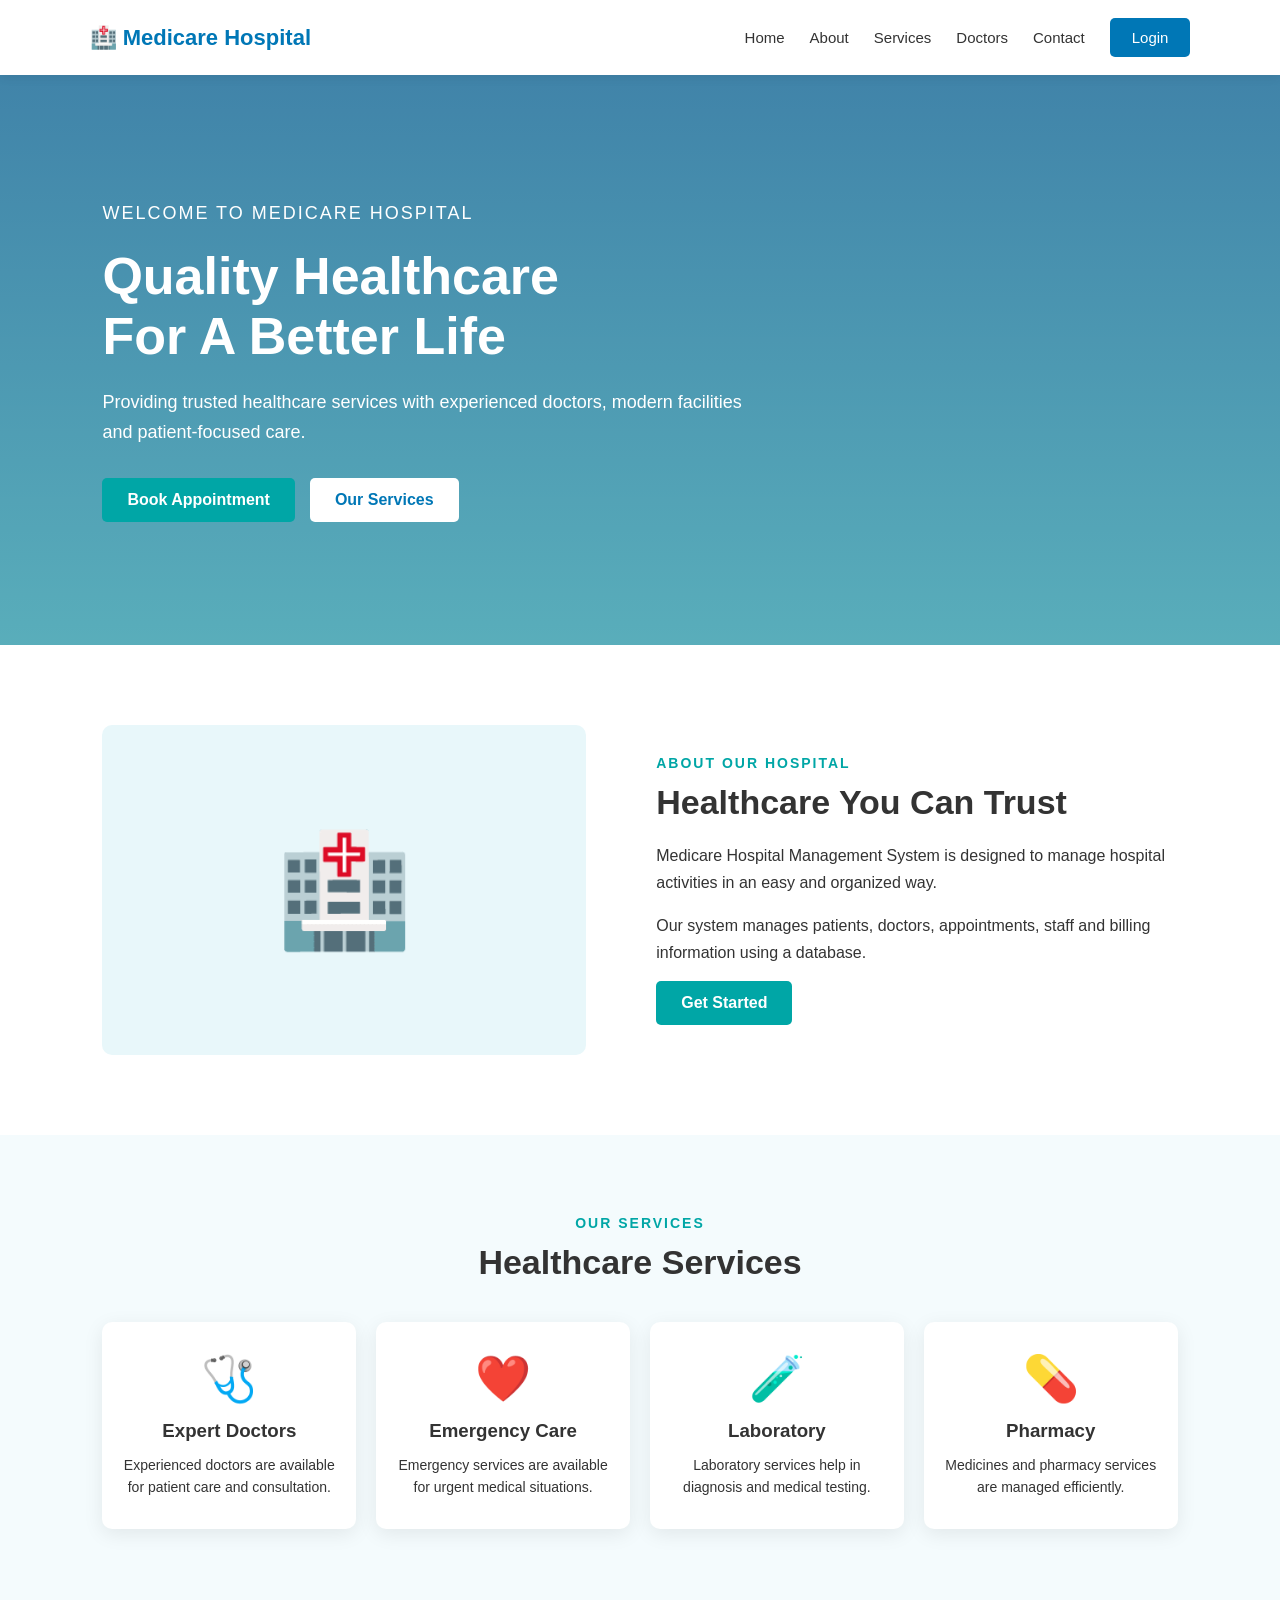
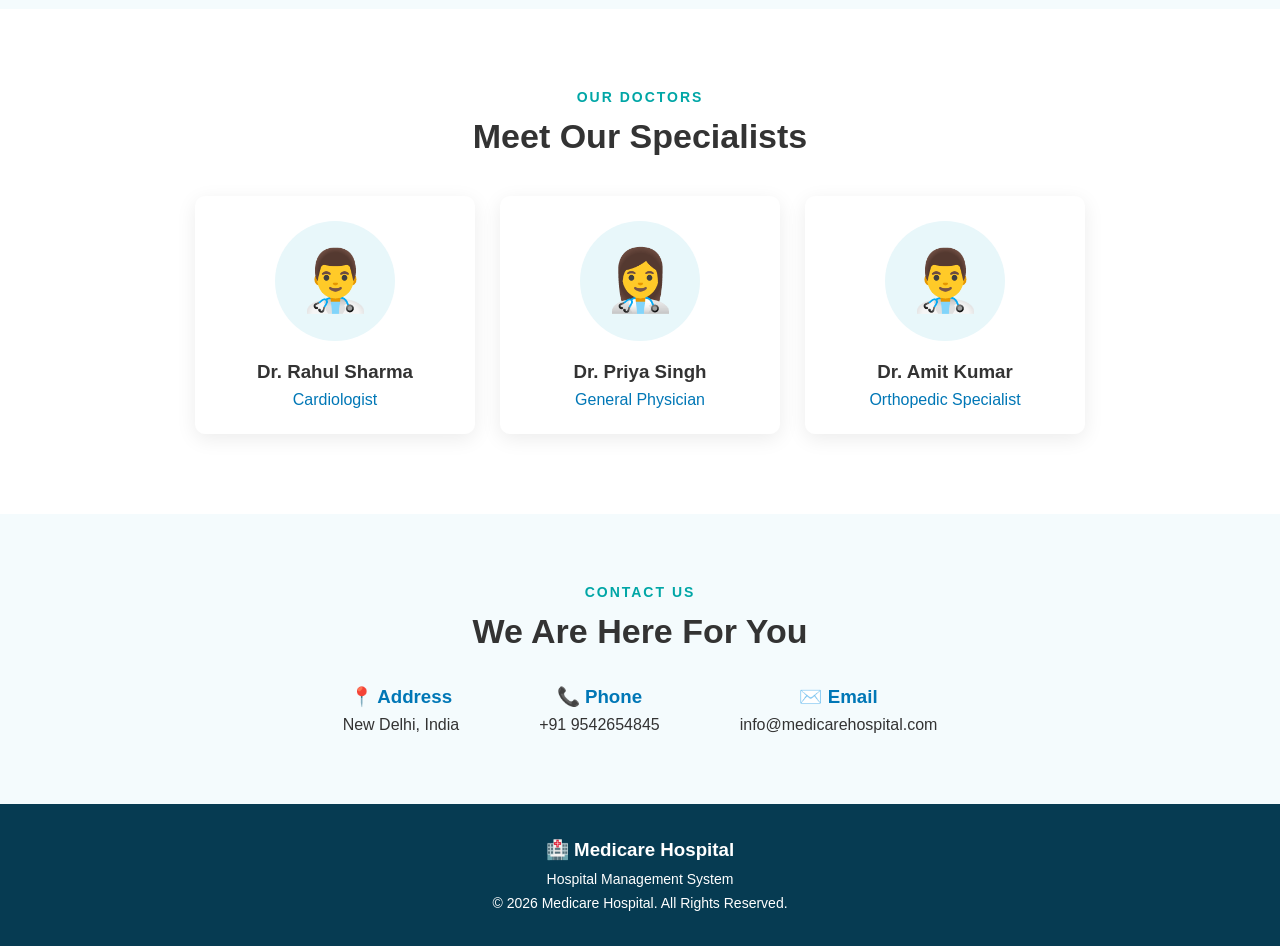
<file: index.html>
<!DOCTYPE html>
<html lang="en">
<head>
    <meta charset="UTF-8">
    <meta name="viewport" content="width=device-width, initial-scale=1.0">
    <title>Medicare Hospital</title>
    <link rel="stylesheet" href="styles.css">
</head>
<body>
<header>
    <div class="logo">
        🏥 <b>Medicare</b> Hospital
    </div>
    <nav>
        <a href="index.html">Home</a>
        <a href="#about">About</a>
        <a href="#services">Services</a>
        <a href="#doctors">Doctors</a>
        <a href="#contact">Contact</a>
        <a href="login.html" class="login-btn">Login</a>
    </nav>
</header>
<section class="hero">
    <div class="hero-content">
        <p class="small-title">
            WELCOME TO MEDICARE HOSPITAL
        </p>
        <h1>
            Quality Healthcare<br>
            For A Better Life
        </h1>
        <p>
            Providing trusted healthcare services with experienced
            doctors, modern facilities and patient-focused care.
        </p>
        <div class="hero-buttons">
            <a href="login.html" class="primary-btn">
                Book Appointment
            </a>
            <a href="#services" class="secondary-btn">
                Our Services
            </a>
        </div>
    </div>
</section>
<section class="about" id="about">
    <div class="about-image">
        <div class="hospital-icon">🏥</div>
    </div>
    <div class="about-text">
        <p class="section-title">
            ABOUT OUR HOSPITAL
        </p>
        <h2>
            Healthcare You Can Trust
        </h2>
        <p>
            Medicare Hospital Management System is designed to manage
            hospital activities in an easy and organized way.
        </p>
        <p>
            Our system manages patients, doctors, appointments,
            staff and billing information using a database.
        </p>
        <a href="login.html" class="primary-btn">
            Get Started
        </a>
    </div>
</section>
<section class="services" id="services">
    <p class="section-title">
        OUR SERVICES
    </p>
    <h2>
        Healthcare Services
    </h2>
    <div class="service-container">
        <div class="service-card">
            <div class="service-icon">
                🩺
            </div>
            <h3>
                Expert Doctors
            </h3>
            <p>
                Experienced doctors are available for patient care
                and consultation.
            </p>
        </div>
        <div class="service-card">
            <div class="service-icon">
                ❤️
            </div>
            <h3>
                Emergency Care
            </h3>
            <p>
                Emergency services are available for urgent medical
                situations.
            </p>
        </div>
        <div class="service-card">
            <div class="service-icon">
                🧪
            </div>
            <h3>
                Laboratory
            </h3>
            <p>
                Laboratory services help in diagnosis and medical
                testing.
            </p>
        </div>
        <div class="service-card">
            <div class="service-icon">
                💊
            </div>
            <h3>
                Pharmacy
            </h3>
            <p>
                Medicines and pharmacy services are managed efficiently.
            </p>
        </div>
    </div>
</section>
<section class="doctors" id="doctors">
    <p class="section-title">
        OUR DOCTORS
    </p>
    <h2>
        Meet Our Specialists
    </h2>
    <div class="doctor-container">
        <div class="doctor-card">
            <div class="doctor-photo">
                👨‍⚕️
            </div>
            <h3>
                Dr. Rahul Sharma
            </h3>
            <p>
                Cardiologist
            </p>
        </div>
        <div class="doctor-card">
            <div class="doctor-photo">
                👩‍⚕️
            </div>
            <h3>
                Dr. Priya Singh
            </h3>
            <p>
                General Physician
            </p>
        </div>
        <div class="doctor-card">
            <div class="doctor-photo">
                👨‍⚕️
            </div>
            <h3>
                Dr. Amit Kumar
            </h3>
            <p>
                Orthopedic Specialist
            </p>
        </div>
    </div>
</section>
<section class="contact" id="contact">
    <p class="section-title">
        CONTACT US
    </p>
    <h2>
        We Are Here For You
    </h2>
    <div class="contact-container">
        <div>
            <h3>
                📍 Address
            </h3>
            <p>
                New Delhi, India
            </p>
        </div>
        <div>
            <h3>
                📞 Phone
            </h3>
            <p>
                +91 9542654845
            </p>
        </div>
        <div>
            <h3>
                ✉️ Email
            </h3>
            <p>
                info@medicarehospital.com
            </p>
        </div>
    </div>
</section>
<footer>
    <h3>
        🏥 Medicare Hospital
    </h3>
    <p>
        Hospital Management System
    </p>
    <p>
        © 2026 Medicare Hospital. All Rights Reserved.
    </p>
</footer>
</body>
</html>
</file>
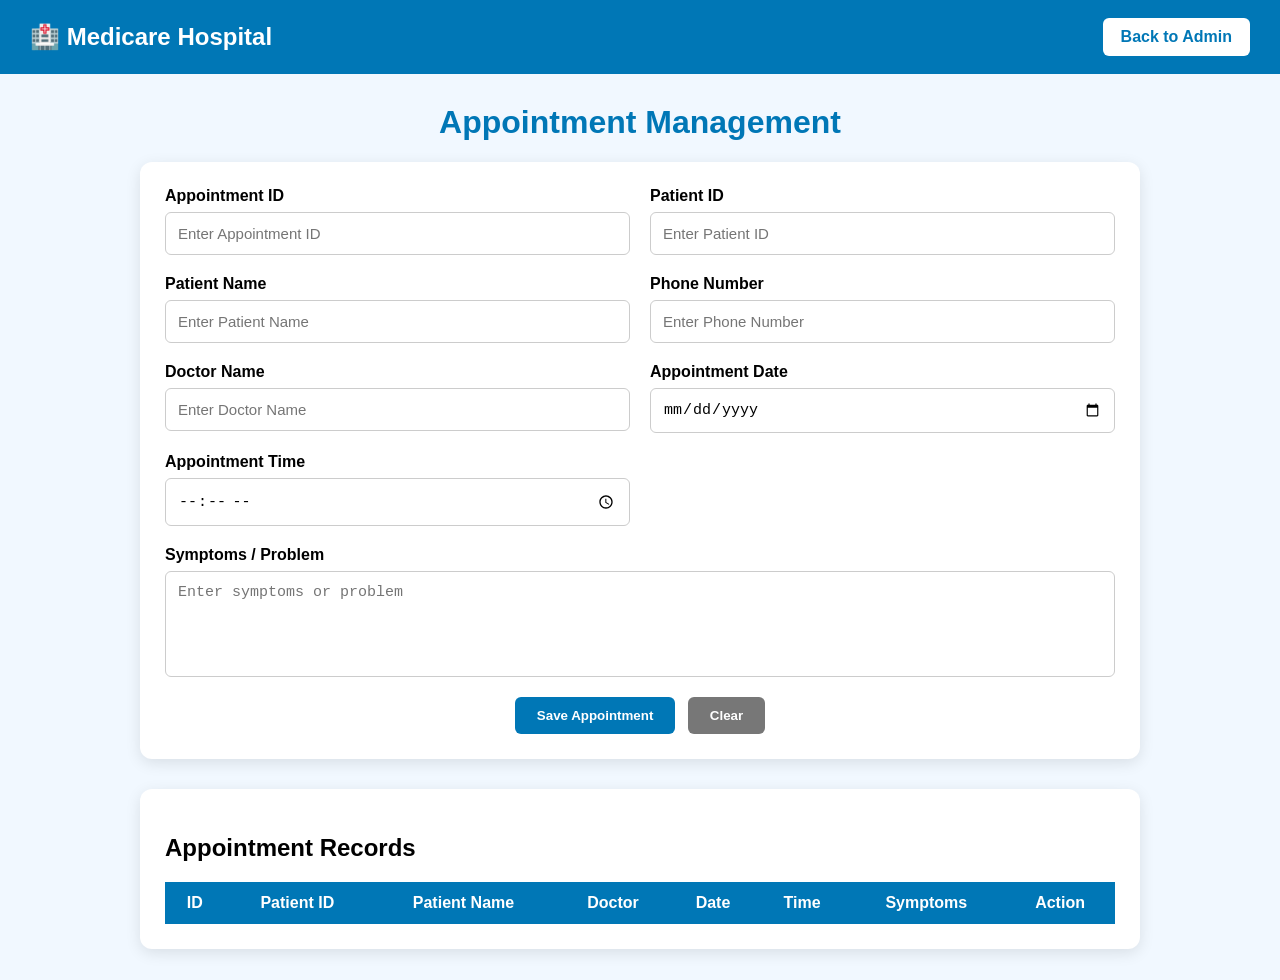
<file: appointment.html>
<!DOCTYPE html>
<html lang="en">
<head>
    <meta charset="UTF-8">
    <meta name="viewport" content="width=device-width, initial-scale=1.0">
    <title>Appointment Management - Medicare Hospital</title>
    <style>
        body{
            margin:0;
            font-family:Arial;
            background:#f1f8ff;
        }
        .header{
            background:#0077b6;
            color:white;
            padding:18px 30px;
            display:flex;
            justify-content:space-between;
            align-items:center;
        }
        .header h2{margin:0}
        .back-btn{
            background:white;
            color:#0077b6;
            padding:10px 18px;
            text-decoration:none;
            border-radius:6px;
            font-weight:bold;
        }
        .container{
            width:90%;
            max-width:1000px;
            margin:30px auto;
        }
        .title{
            text-align:center;
            color:#0077b6;
        }
        .form-box,
        .table-box{
            background:white;
            padding:25px;
            border-radius:12px;
            box-shadow:0 4px 15px rgba(0,0,0,.1);
        }
        .table-box{
            margin-top:30px;
            overflow-x:auto;
        }
        .form-grid{
            display:grid;
            grid-template-columns:1fr 1fr;
            gap:20px;
        }
        .form-group{
            display:flex;
            flex-direction:column;
        }
        label{
            font-weight:bold;
            margin-bottom:7px;
        }
        input,textarea{
            padding:12px;
            border:1px solid #ccc;
            border-radius:6px;
            font-size:15px;
        }
        textarea{
            height:80px;
            resize:none;
        }
        .full{
            grid-column:span 2;
        }
        .buttons{
            margin-top:20px;
            text-align:center;
        }
        button{
            padding:11px 22px;
            border:0;
            border-radius:6px;
            cursor:pointer;
            font-weight:bold;
        }
        .save-btn{
            background:#0077b6;
            color:white;
        }
        .clear-btn{
            background:#777;
            color:white;
            margin-left:8px;
        }
        table{
            width:100%;
            border-collapse:collapse;
        }
        th{
            background:#0077b6;
            color:white;
            padding:12px;
        }
        td{
            padding:12px;
            text-align:center;
            border-bottom:1px solid #ddd;
        }
        @media(max-width:700px){
            .form-grid{
                grid-template-columns:1fr;
            }
            .full{
                grid-column:span 1;
            }
        }
    </style>
</head>
<body>
<header class="header">
    <h2>🏥 Medicare Hospital</h2>
    <a href="admin.html" class="back-btn">Back to Admin</a>
</header>
<main class="container">
    <h1 class="title">Appointment Management</h1>
    <div class="form-box">
        <form id="appointmentForm">
            <div class="form-grid">
                <div class="form-group">
                    <label>Appointment ID</label>
                    <input type="text" id="appointmentId"
                           placeholder="Enter Appointment ID">
                </div>
                <div class="form-group">
                    <label>Patient ID</label>
                    <input type="text" id="appointmentPatientId"
                           placeholder="Enter Patient ID" required>
                </div>
                <div class="form-group">
                    <label>Patient Name</label>
                    <input type="text" id="appointmentPatientName"
                           placeholder="Enter Patient Name" required>
                </div>
                <div class="form-group">
                    <label>Phone Number</label>
                    <input type="tel" id="appointmentPhone"
                           placeholder="Enter Phone Number" required>
                </div>
                <div class="form-group">
                    <label>Doctor Name</label>
                    <input type="text" id="appointmentDoctor"
                           placeholder="Enter Doctor Name" required>
                </div>
                <div class="form-group">
                    <label>Appointment Date</label>
                    <input type="date" id="appointmentDate" required>
                </div>
                <div class="form-group">
                    <label>Appointment Time</label>
                    <input type="time" id="appointmentTime" required>
                </div>
                <div class="form-group full">
                    <label>Symptoms / Problem</label>
                    <textarea id="symptoms"
                              placeholder="Enter symptoms or problem"
                              required></textarea>
                </div>
            </div>
            <div class="buttons">
                <button type="submit" class="save-btn">
                    Save Appointment
                </button>
                <button type="button"
                        class="clear-btn"
                        onclick="clearForm()">
                    Clear
                </button>
            </div>
        </form>
    </div>
    <div class="table-box">
        <h2>Appointment Records</h2>
        <table>
            <thead>
                <tr>
                    <th>ID</th>
                    <th>Patient ID</th>
                    <th>Patient Name</th>
                    <th>Doctor</th>
                    <th>Date</th>
                    <th>Time</th>
                    <th>Symptoms</th>
                    <th>Action</th>
                </tr>
            </thead>
            <tbody id="appointmentTable"></tbody>
        </table>
    </div>
</main>
<script src="script.js"></script>
</body>
</html>
</file>
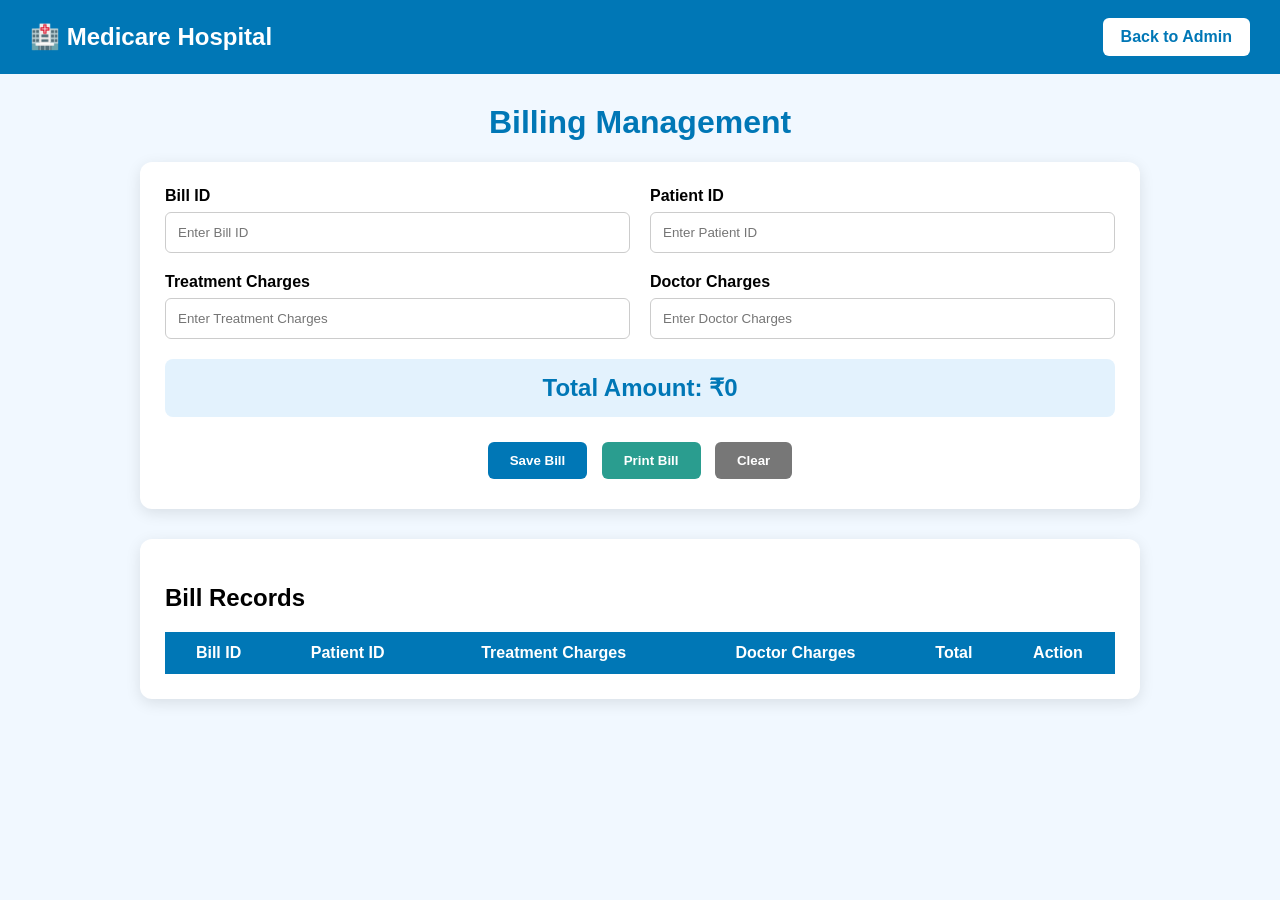
<file: bill.html>
<!DOCTYPE html>
<html lang="en">
<head>
    <meta charset="UTF-8">
    <meta name="viewport" content="width=device-width, initial-scale=1.0">
    <title>Billing Management - Medicare Hospital</title>
    <style>
        body{
            margin:0;
            font-family:Arial;
            background:#f1f8ff;
        }
        .header{
            background:#0077b6;
            color:white;
            padding:18px 30px;
            display:flex;
            justify-content:space-between;
            align-items:center;
        }
        .header h2{margin:0}
        .back-btn{
            background:white;
            color:#0077b6;
            padding:10px 18px;
            text-decoration:none;
            border-radius:6px;
            font-weight:bold;
        }
        .container{
            width:90%;
            max-width:1000px;
            margin:30px auto;
        }
        .title{
            text-align:center;
            color:#0077b6;
        }
        .form-box,.table-box{
            background:white;
            padding:25px;
            border-radius:12px;
            box-shadow:0 4px 15px rgba(0,0,0,.1);
        }
        .table-box{
            margin-top:30px;
            overflow-x:auto;
        }
        .form-grid{
            display:grid;
            grid-template-columns:1fr 1fr;
            gap:20px;
        }
        .form-group{
            display:flex;
            flex-direction:column;
        }
        label{
            font-weight:bold;
            margin-bottom:7px;
        }
        input{
            padding:12px;
            border:1px solid #ccc;
            border-radius:6px;
        }
        .total-box{
            margin-top:20px;
            padding:15px;
            background:#e3f2fd;
            text-align:center;
            border-radius:8px;
        }
        .total-box h2{
            color:#0077b6;
            margin:0;
        }
        .buttons{
            text-align:center;
            margin-top:20px;
        }
        button{
            padding:11px 22px;
            border:0;
            border-radius:6px;
            color:white;
            cursor:pointer;
            margin:5px;
            font-weight:bold;
        }
        .save-btn{background:#0077b6}
        .print-btn{background:#2a9d8f}
        .clear-btn{background:#777}
        table{
            width:100%;
            border-collapse:collapse;
        }
        th{
            background:#0077b6;
            color:white;
            padding:12px;
        }
        td{
            padding:12px;
            text-align:center;
            border-bottom:1px solid #ddd;
        }
        @media(max-width:700px){
            .form-grid{
                grid-template-columns:1fr;
            }
        }
        @media print{
            .header,.form-box,.delete-btn{
                display:none;
            }
            .container{width:100%}
            .table-box{box-shadow:none}
        }
    </style>
</head>
<body>
<header class="header">
    <h2>🏥 Medicare Hospital</h2>
    <a href="admin.html" class="back-btn">Back to Admin</a>
</header>
<main class="container">
    <h1 class="title">Billing Management</h1>
    <div class="form-box">
        <form id="billForm">
            <div class="form-grid">
                <div class="form-group">
                    <label>Bill ID</label>
                    <input type="text" id="billId"
                           placeholder="Enter Bill ID">
                </div>
                <div class="form-group">
                    <label>Patient ID</label>
                    <input type="text" id="billPatientId"
                           placeholder="Enter Patient ID"
                           required>
                </div>
                <div class="form-group">
                    <label>Treatment Charges</label>
                    <input type="number" id="treatmentCharges"
                           placeholder="Enter Treatment Charges"
                           min="0" required>
                </div>
                <div class="form-group">
                    <label>Doctor Charges</label>
                    <input type="number" id="doctorCharges"
                           placeholder="Enter Doctor Charges"
                           min="0" required>
                </div>
            </div>
            <div class="total-box">
                <h2>Total Amount: ₹<span id="totalAmount">0</span></h2>
            </div>
            <div class="buttons">
                <button type="submit" class="save-btn">
                    Save Bill
                </button>
                <button type="button"
                        class="print-btn"
                        onclick="printBill()">
                    Print Bill
                </button>
                <button type="button"
                        class="clear-btn"
                        onclick="clearForm()">
                    Clear
                </button>
            </div>
        </form>
    </div>
    <div class="table-box">
        <h2>Bill Records</h2>
        <table>
            <thead>
                <tr>
                    <th>Bill ID</th>
                    <th>Patient ID</th>
                    <th>Treatment Charges</th>
                    <th>Doctor Charges</th>
                    <th>Total</th>
                    <th>Action</th>
                </tr>
            </thead>
            <tbody id="billTable"></tbody>
        </table>
    </div>
</main>
<script src="script.js"></script>
</body>
</html>
</file>
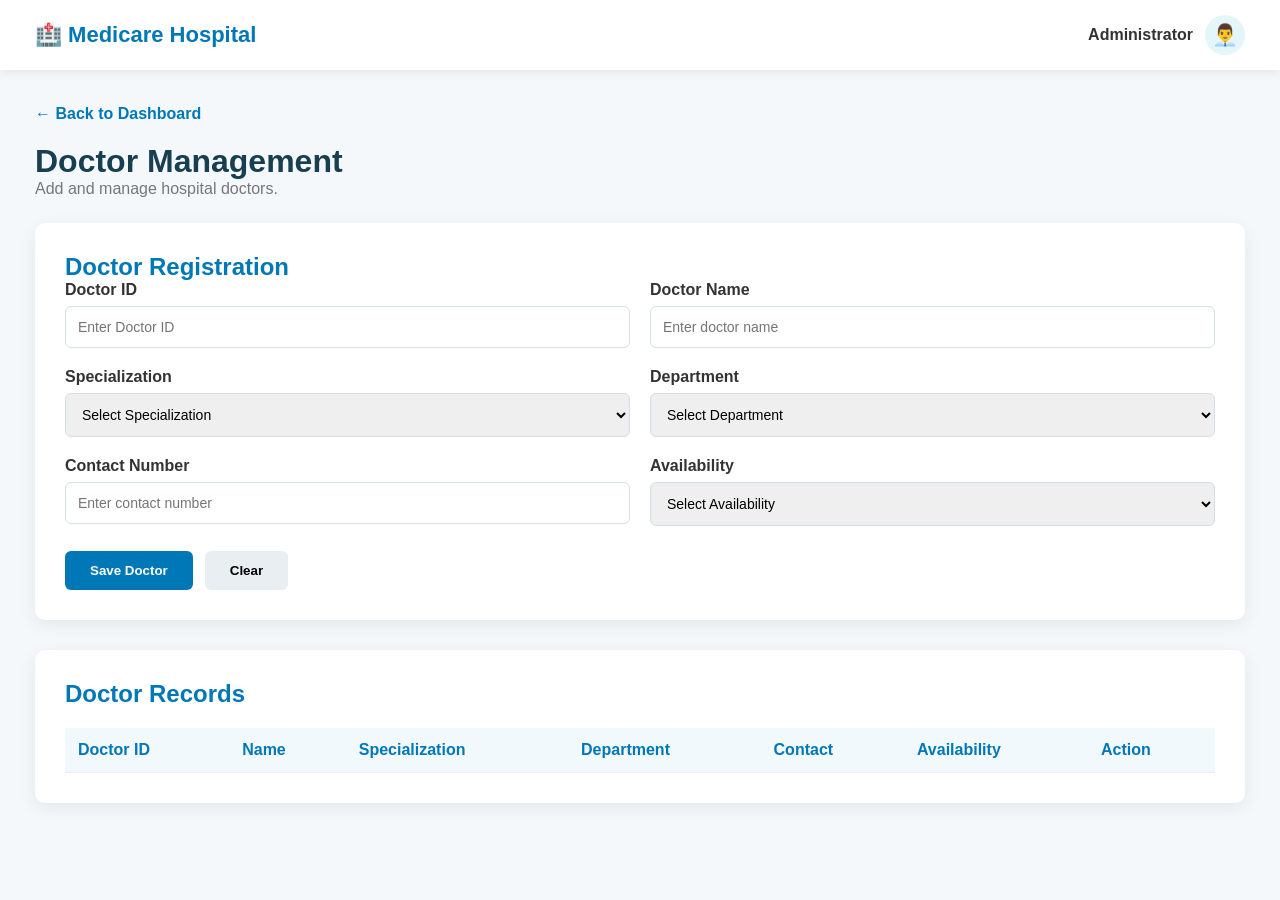
<file: doctor-management.html>
<!DOCTYPE html>
<html lang="en">
<head>
    <meta charset="UTF-8">
    <meta name="viewport" content="width=device-width, initial-scale=1.0">
    <title>Doctor Management - Medicare Hospital</title>
    <link rel="stylesheet" href="styles.css">
    <style>
        body {
            margin: 0;
            font-family: Arial;
            background: #f4f8fb;
        }
        .top-header {
            height: 70px;
            background: white;
            display: flex;
            align-items: center;
            justify-content: space-between;
            padding: 0 35px;
            box-shadow: 0 2px 10px rgba(0,0,0,.08);
        }
        .hospital-name {
            font-size: 22px;
            font-weight: bold;
            color: #0077b6;
        }
        .admin-info {
            display: flex;
            align-items: center;
            gap: 12px;
        }
        .admin-icon {
            width: 40px;
            height: 40px;
            border-radius: 50%;
            background: #e4f6fa;
            display: flex;
            align-items: center;
            justify-content: center;
            font-size: 21px;
        }
        .page {
            padding: 35px;
        }
        .back-btn {
            text-decoration: none;
            color: #0077b6;
            font-weight: bold;
        }
        .page-title {
            margin: 20px 0 25px;
        }
        .page-title h1 {
            margin: 0;
            color: #173f50;
        }
        .page-title p {
            color: #777;
        }
        .doctor-form,
        .doctor-records {
            background: white;
            padding: 30px;
            border-radius: 10px;
            box-shadow: 0 5px 18px rgba(0,0,0,.07);
            margin-bottom: 30px;
        }
        h2 {
            color: #0077b6;
            margin-top: 0;
        }
        .form-grid {
            display: grid;
            grid-template-columns: 1fr 1fr;
            gap: 20px;
        }
        .form-group {
            display: flex;
            flex-direction: column;
        }
        label {
            font-weight: bold;
            margin-bottom: 7px;
        }
        input,
        select {
            padding: 12px;
            border: 1px solid #d5dfe4;
            border-radius: 6px;
            font-size: 14px;
        }
        .buttons {
            margin-top: 25px;
            display: flex;
            gap: 12px;
        }
        button {
            padding: 12px 25px;
            border: none;
            border-radius: 6px;
            cursor: pointer;
            font-weight: bold;
        }
        .save-btn {
            background: #0077b6;
            color: white;
        }
        .clear-btn {
            background: #e8eef2;
        }
        .doctor-records {
            overflow-x: auto;
        }
        table {
            width: 100%;
            border-collapse: collapse;
            margin-top: 20px;
        }
        th,
        td {
            padding: 13px;
            border-bottom: 1px solid #eee;
            text-align: left;
            white-space: nowrap;
        }
        th {
            background: #f1f9fc;
            color: #0077b6;
        }
        .delete-btn {
            background: #ffe9e9;
            color: #d62828;
            padding: 7px 12px;
        }
        @media(max-width:700px) {
            .page {
                padding: 20px;
            }
            .form-grid {
                grid-template-columns: 1fr;
            }
            .top-header {
                padding: 0 15px;
            }
            .hospital-name {
                font-size: 17px;
            }
        }
    </style>
</head>
<body>
<header class="top-header">
    <div class="hospital-name">🏥 Medicare Hospital</div>
    <div class="admin-info">
        <b>Administrator</b>
        <div class="admin-icon">👨‍💼</div>
    </div>
</header>
<main class="page">
    <a href="admin.html" class="back-btn">← Back to Dashboard</a>
    <div class="page-title">
        <h1>Doctor Management</h1>
        <p>Add and manage hospital doctors.</p>
    </div>
    <section class="doctor-form">
        <h2>Doctor Registration</h2>
        <form id="doctorForm">
            <div class="form-grid">
                <div class="form-group">
                    <label>Doctor ID</label>
                    <input type="text" id="doctorId"
                           placeholder="Enter Doctor ID">
                </div>
                <div class="form-group">
                    <label>Doctor Name</label>
                    <input type="text" id="doctorName"
                           placeholder="Enter doctor name" required>
                </div>
                <div class="form-group">
                    <label>Specialization</label>
                    <select id="specialization" required>
                        <option value="">Select Specialization</option>
                        <option>Cardiologist</option>
                        <option>General Physician</option>
                        <option>Orthopedic</option>
                        <option>Dermatologist</option>
                        <option>Neurologist</option>
                        <option>Pediatrician</option>
                        <option>Gynecologist</option>
                        <option>ENT Specialist</option>
                    </select>
                </div>
                <div class="form-group">
                    <label>Department</label>
                    <select id="department" required>
                        <option value="">Select Department</option>
                        <option>Cardiology</option>
                        <option>General Medicine</option>
                        <option>Orthopedics</option>
                        <option>Dermatology</option>
                        <option>Neurology</option>
                        <option>Pediatrics</option>
                        <option>Gynecology</option>
                        <option>ENT</option>
                    </select>
                </div>
                <div class="form-group">
                    <label>Contact Number</label>
                    <input type="tel" id="doctorContact"
                           placeholder="Enter contact number"
                           maxlength="10" required>
                </div>
                <div class="form-group">
                    <label>Availability</label>
                    <select id="availability" required>
                        <option value="">Select Availability</option>
                        <option>Available</option>
                        <option>Not Available</option>
                    </select>
                </div>
            </div>
            <div class="buttons">
                <button type="submit" class="save-btn">
                    Save Doctor
                </button>
                <button type="button" class="clear-btn"
                        onclick="clearForm()">
                    Clear
                </button>
            </div>
        </form>
    </section>
    <section class="doctor-records">
        <h2>Doctor Records</h2>
        <table>
            <thead>
                <tr>
                    <th>Doctor ID</th>
                    <th>Name</th>
                    <th>Specialization</th>
                    <th>Department</th>
                    <th>Contact</th>
                    <th>Availability</th>
                    <th>Action</th>
                </tr>
            </thead>
            <tbody id="doctorTable"></tbody>
        </table>
    </section>
</main>
<script src="script.js"></script>
</body>
</html>
</file>
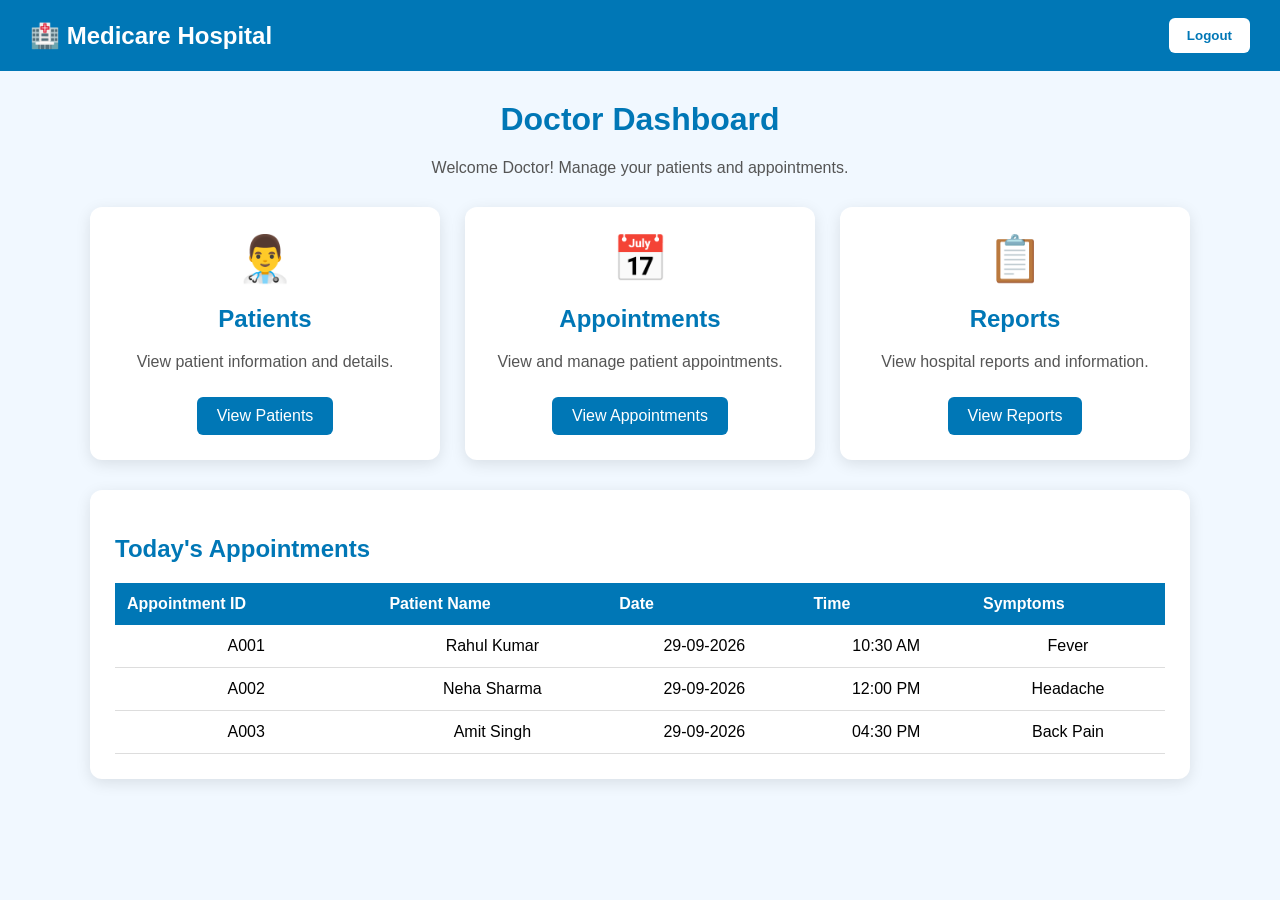
<file: doctor.html>
<!DOCTYPE html>
<html lang="en">
<head>
    <meta charset="UTF-8">
    <meta name="viewport" content="width=device-width, initial-scale=1.0">
    <title>Doctor Dashboard - Medicare Hospital</title>
    <style>
        body{
            margin:0;
            font-family:Arial;
            background:#f1f8ff;
        }
        .header{
            background:#0077b6;
            color:white;
            padding:18px 30px;
            display:flex;
            justify-content:space-between;
            align-items:center;
        }
        .header h2{margin:0}
        .logout-btn{
            background:white;
            color:#0077b6;
            border:0;
            padding:10px 18px;
            border-radius:6px;
            cursor:pointer;
            font-weight:bold;
        }
        .container{
            width:90%;
            max-width:1100px;
            margin:30px auto;
        }
        .welcome{
            text-align:center;
            margin-bottom:30px;
        }
        .welcome h1,
        .card h2,
        .appointment-box h2{
            color:#0077b6;
        }
        .welcome p,
        .card p{
            color:#555;
        }
        .card-grid{
            display:grid;
            grid-template-columns:repeat(3,1fr);
            gap:25px;
        }
        .card,
        .appointment-box{
            background:white;
            padding:25px;
            border-radius:12px;
            box-shadow:0 4px 15px rgba(0,0,0,.1);
            text-align:center;
        }
        .icon{font-size:45px}
        .btn{
            display:inline-block;
            background:#0077b6;
            color:white;
            text-decoration:none;
            padding:10px 20px;
            border-radius:6px;
            margin-top:10px;
        }
        .appointment-box{
            margin-top:30px;
            text-align:left;
            overflow-x:auto;
        }
        table{
            width:100%;
            border-collapse:collapse;
        }
        th{
            background:#0077b6;
            color:white;
            padding:12px;
        }
        td{
            padding:12px;
            text-align:center;
            border-bottom:1px solid #ddd;
        }
        @media(max-width:800px){
            .card-grid{
                grid-template-columns:1fr;
            }
        }
    </style>
</head>
<body>
<header class="header">
    <h2>🏥 Medicare Hospital</h2>
    <button class="logout-btn" onclick="logout()">Logout</button>
</header>
<main class="container">
    <div class="welcome">
        <h1>Doctor Dashboard</h1>
        <p>Welcome Doctor! Manage your patients and appointments.</p>
    </div>
    <div class="card-grid">
        <div class="card">
            <div class="icon">👨‍⚕️</div>
            <h2>Patients</h2>
            <p>View patient information and details.</p>
            <a href="patient.html" class="btn">View Patients</a>
        </div>
        <div class="card">
            <div class="icon">📅</div>
            <h2>Appointments</h2>
            <p>View and manage patient appointments.</p>
            <a href="appointment.html" class="btn">View Appointments</a>
        </div>
        <div class="card">
            <div class="icon">📋</div>
            <h2>Reports</h2>
            <p>View hospital reports and information.</p>
            <a href="report.html" class="btn">View Reports</a>
        </div>
    </div>
    <section class="appointment-box">
        <h2>Today's Appointments</h2>
        <table>
            <thead>
                <tr>
                    <th>Appointment ID</th>
                    <th>Patient Name</th>
                    <th>Date</th>
                    <th>Time</th>
                    <th>Symptoms</th>
                </tr>
            </thead>
            <tbody>
                <tr>
                    <td>A001</td>
                    <td>Rahul Kumar</td>
                    <td>29-09-2026</td>
                    <td>10:30 AM</td>
                    <td>Fever</td>
                </tr>
                <tr>
                    <td>A002</td>
                    <td>Neha Sharma</td>
                    <td>29-09-2026</td>
                    <td>12:00 PM</td>
                    <td>Headache</td>
                </tr>
                <tr>
                    <td>A003</td>
                    <td>Amit Singh</td>
                    <td>29-09-2026</td>
                    <td>04:30 PM</td>
                    <td>Back Pain</td>
                </tr>
            </tbody>
        </table>
    </section>
</main>
<script src="script.js"></script>
</body>
</html>
</file>
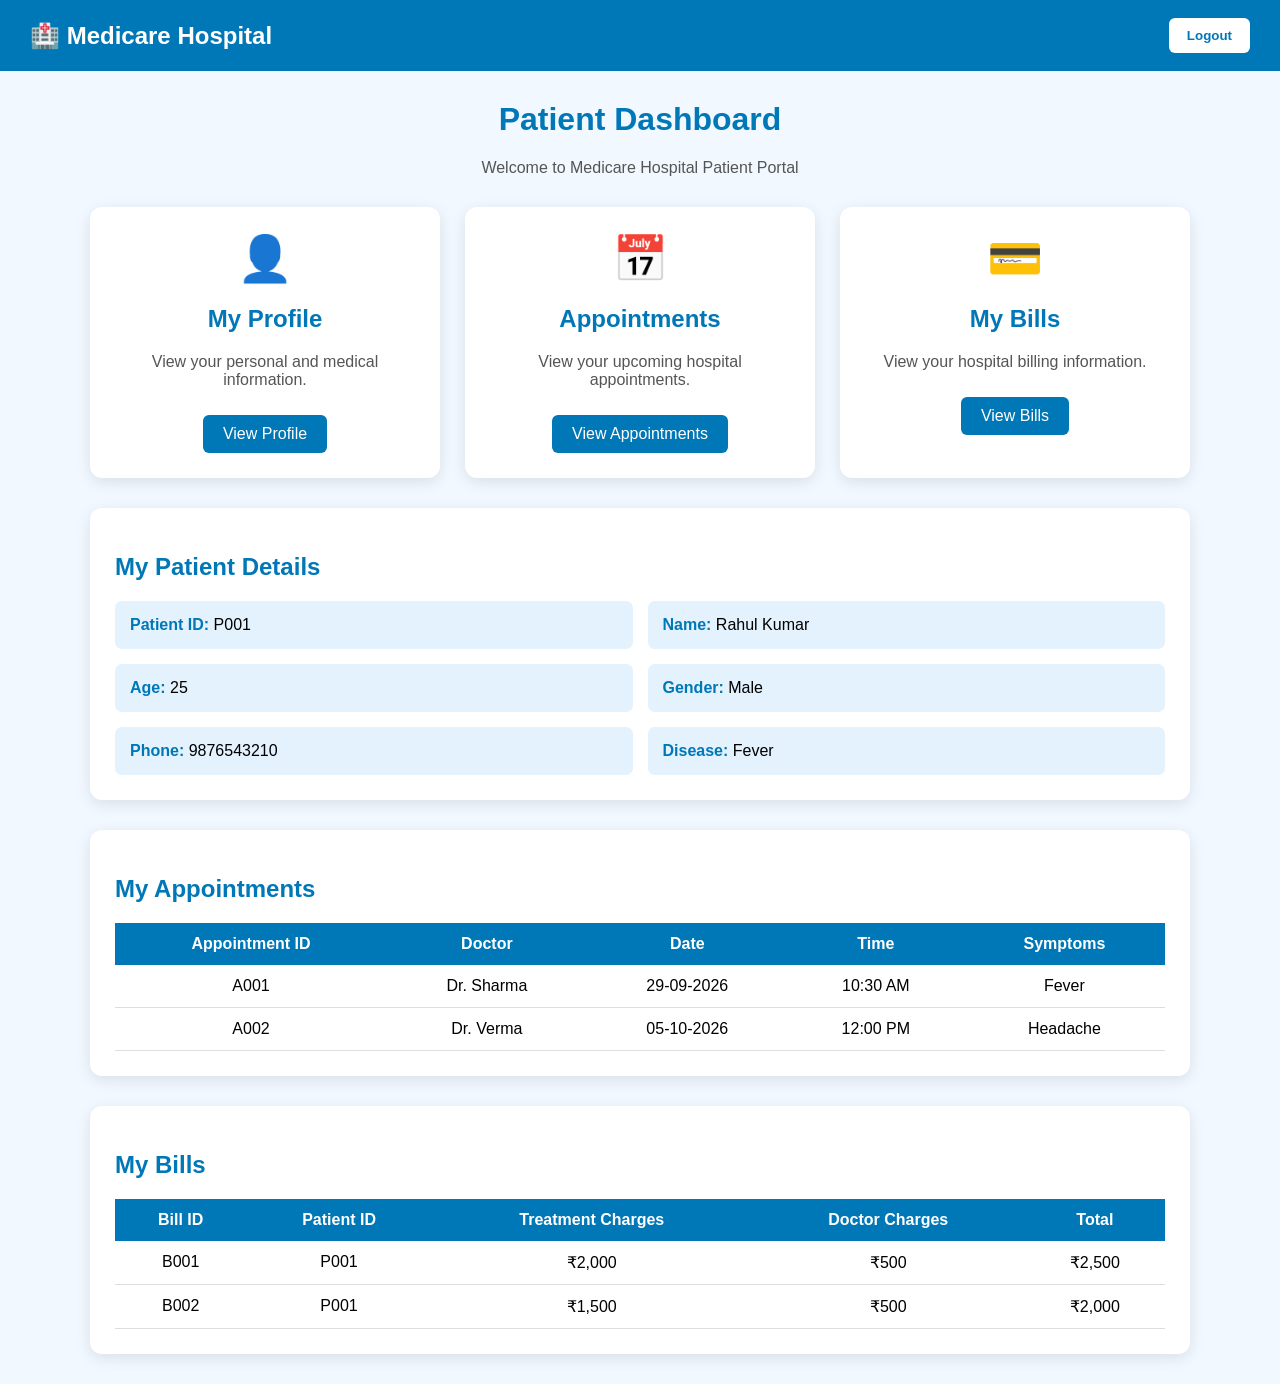
<file: patient-dashboard.html>
<!DOCTYPE html>
<html lang="en">
<head>
    <meta charset="UTF-8">
    <meta name="viewport" content="width=device-width, initial-scale=1.0">
    <title>Patient Dashboard - Medicare Hospital</title>
    <style>
        body {
            margin: 0;
            font-family: Arial;
            background: #f1f8ff;
        }
        .header {
            background: #0077b6;
            color: white;
            padding: 18px 30px;
            display: flex;
            justify-content: space-between;
            align-items: center;
        }
        .header h2 {
            margin: 0;
        }
        .logout-btn {
            background: white;
            color: #0077b6;
            border: none;
            padding: 10px 18px;
            border-radius: 6px;
            font-weight: bold;
            cursor: pointer;
        }
        .container {
            width: 90%;
            max-width: 1100px;
            margin: 30px auto;
        }
        .welcome {
            text-align: center;
            margin-bottom: 30px;
        }
        .welcome h1 {
            color: #0077b6;
        }
        .welcome p {
            color: #555;
        }
        .card-grid {
            display: grid;
            grid-template-columns: repeat(3, 1fr);
            gap: 25px;
        }
        .card,
        .details-box,
        .table-box {
            background: white;
            padding: 25px;
            border-radius: 12px;
            box-shadow: 0 4px 15px rgba(0,0,0,.1);
        }
        .card {
            text-align: center;
        }
        .icon {
            font-size: 45px;
        }
        .card h2,
        .details-box h2,
        .table-box h2 {
            color: #0077b6;
        }
        .card p {
            color: #555;
        }
        .btn {
            display: inline-block;
            background: #0077b6;
            color: white;
            text-decoration: none;
            padding: 10px 20px;
            border-radius: 6px;
            margin-top: 10px;
        }
        .details-box,
        .table-box {
            margin-top: 30px;
        }
        .details-grid {
            display: grid;
            grid-template-columns: 1fr 1fr;
            gap: 15px;
        }
        .detail {
            background: #e3f2fd;
            padding: 15px;
            border-radius: 7px;
        }
        .detail strong {
            color: #0077b6;
        }
        .table-box {
            overflow-x: auto;
        }
        table {
            width: 100%;
            border-collapse: collapse;
        }
        th {
            background: #0077b6;
            color: white;
            padding: 12px;
        }
        td {
            padding: 12px;
            text-align: center;
            border-bottom: 1px solid #ddd;
        }
        @media(max-width:800px) {
            .card-grid,
            .details-grid {
                grid-template-columns: 1fr;
            }
        }
    </style>
</head>
<body>
<header class="header">
    <h2>🏥 Medicare Hospital</h2>
    <button class="logout-btn" onclick="logout()">
        Logout
    </button>
</header>
<div class="container">
    <div class="welcome">
        <h1>Patient Dashboard</h1>
        <p>Welcome to Medicare Hospital Patient Portal</p>
    </div>
    <div class="card-grid">
        <div class="card">
            <div class="icon">👤</div>
            <h2>My Profile</h2>
            <p>View your personal and medical information.</p>
            <a href="#profile" class="btn">View Profile</a>
        </div>
        <div class="card">
            <div class="icon">📅</div>
            <h2>Appointments</h2>
            <p>View your upcoming hospital appointments.</p>
            <a href="#appointments" class="btn">View Appointments</a>
        </div>
        <div class="card">
            <div class="icon">💳</div>
            <h2>My Bills</h2>
            <p>View your hospital billing information.</p>
            <a href="#bills" class="btn">View Bills</a>
        </div>
    </div>
    <div class="details-box" id="profile">
        <h2>My Patient Details</h2>
        <div class="details-grid">
            <div class="detail">
                <strong>Patient ID:</strong> P001
            </div>
            <div class="detail">
                <strong>Name:</strong> Rahul Kumar
            </div>
            <div class="detail">
                <strong>Age:</strong> 25
            </div>
            <div class="detail">
                <strong>Gender:</strong> Male
            </div>
            <div class="detail">
                <strong>Phone:</strong> 9876543210
            </div>
            <div class="detail">
                <strong>Disease:</strong> Fever
            </div>
        </div>
    </div>
    <div class="table-box" id="appointments">
        <h2>My Appointments</h2>
        <table>
            <thead>
                <tr>
                    <th>Appointment ID</th>
                    <th>Doctor</th>
                    <th>Date</th>
                    <th>Time</th>
                    <th>Symptoms</th>
                </tr>
            </thead>
            <tbody>
                <tr>
                    <td>A001</td>
                    <td>Dr. Sharma</td>
                    <td>29-09-2026</td>
                    <td>10:30 AM</td>
                    <td>Fever</td>
                </tr>
                <tr>
                    <td>A002</td>
                    <td>Dr. Verma</td>
                    <td>05-10-2026</td>
                    <td>12:00 PM</td>
                    <td>Headache</td>
                </tr>
            </tbody>
        </table>
    </div>
    <div class="table-box" id="bills">

        <h2>My Bills</h2>

        <table>
            <thead>
                <tr>
                    <th>Bill ID</th>
                    <th>Patient ID</th>
                    <th>Treatment Charges</th>
                    <th>Doctor Charges</th>
                    <th>Total</th>
                </tr>
            </thead>
            <tbody>
                <tr>
                    <td>B001</td>
                    <td>P001</td>
                    <td>₹2,000</td>
                    <td>₹500</td>
                    <td>₹2,500</td>
                </tr>

                <tr>
                    <td>B002</td>
                    <td>P001</td>
                    <td>₹1,500</td>
                    <td>₹500</td>
                    <td>₹2,000</td>
                </tr>
            </tbody>
        </table>
    </div>
</div>
<script src="script.js"></script>
</body>
</html>
</file>
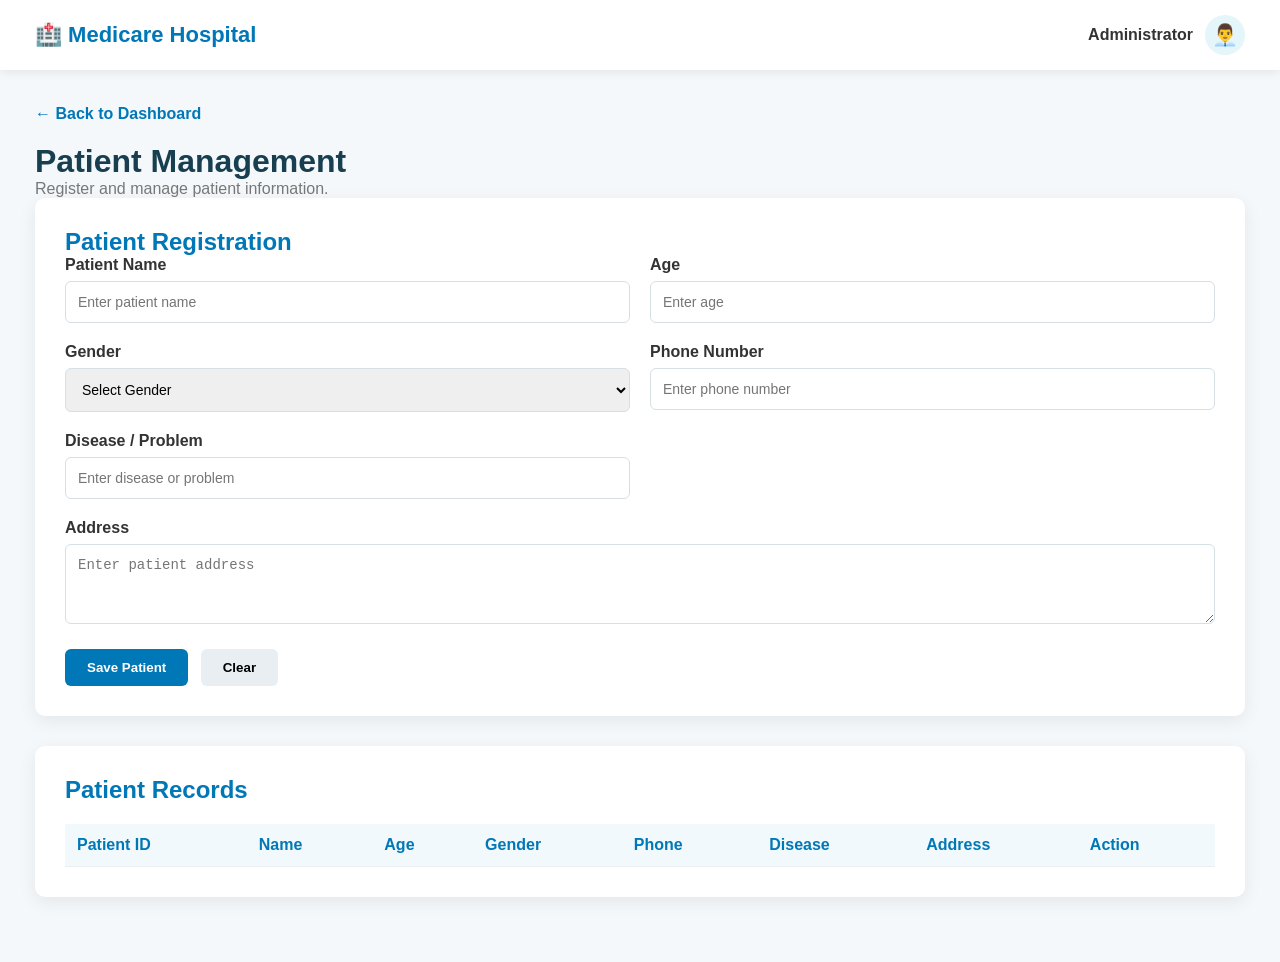
<file: patient.html>
<!DOCTYPE html>
<html lang="en">
<head>
    <meta charset="UTF-8">
    <meta name="viewport" content="width=device-width, initial-scale=1.0">
    <title>Patient Management - Medicare Hospital</title>
    <link rel="stylesheet" href="styles.css">
    <style>
        body {
            margin: 0;
            font-family: Arial, sans-serif;
            background: #f4f8fb;
        }
        .top-header {
            height: 70px;
            background: white;
            display: flex;
            align-items: center;
            justify-content: space-between;
            padding: 0 35px;
            box-shadow: 0 2px 10px rgba(0,0,0,.08);
        }
        .hospital-name {
            font-size: 22px;
            font-weight: bold;
            color: #0077b6;
        }
        .admin-info {
            display: flex;
            align-items: center;
            gap: 12px;
        }
        .admin-icon {
            width: 40px;
            height: 40px;
            border-radius: 50%;
            background: #e4f6fa;
            display: flex;
            align-items: center;
            justify-content: center;
            font-size: 21px;
        }
        .page {
            padding: 35px;
        }
        .back-btn {
            display: inline-block;
            margin-bottom: 20px;
            text-decoration: none;
            color: #0077b6;
            font-weight: bold;
        }
        .page-title h1 {
            margin: 0;
            color: #173f50;
        }
        .page-title p {
            color: #777;
        }
        .patient-form,
        .patient-records {
            background: white;
            padding: 30px;
            border-radius: 10px;
            box-shadow: 0 5px 18px rgba(0,0,0,.07);
            margin-bottom: 30px;
        }
        .patient-form h2,
        .patient-records h2 {
            color: #0077b6;
            margin-top: 0;
        }
        .form-grid {
            display: grid;
            grid-template-columns: 1fr 1fr;
            gap: 20px;
        }
        .form-group {
            display: flex;
            flex-direction: column;
        }
        label {
            font-weight: bold;
            margin-bottom: 7px;
        }
        input,
        select,
        textarea {
            padding: 12px;
            border: 1px solid #d5dfe4;
            border-radius: 6px;
            font-size: 14px;
        }
        textarea {
            resize: vertical;
            min-height: 80px;
        }
        .full-width {
            grid-column: 1/3;
        }
        .buttons {
            margin-top: 25px;
        }
        button {
            padding: 11px 22px;
            border: 0;
            border-radius: 6px;
            cursor: pointer;
            font-weight: bold;
            margin-right: 8px;
        }
        .save-btn {
            background: #0077b6;
            color: white;
        }
        .clear-btn {
            background: #e8eef2;
        }
        table {
            width: 100%;
            border-collapse: collapse;
            margin-top: 20px;
        }
        th,
        td {
            padding: 12px;
            border-bottom: 1px solid #eee;
            text-align: left;
        }
        th {
            background: #f1f9fc;
            color: #0077b6;
        }
        .delete-btn {
            background: #ffe9e9;
            color: #d62828;
        }
        @media(max-width:700px) {
            .form-grid {
                grid-template-columns: 1fr;
            }
            .full-width {
                grid-column: 1;
            }
            .page {
                padding: 20px;
            }
        }
    </style>
</head>
<body>
<header class="top-header">
    <div class="hospital-name">
        🏥 Medicare Hospital
    </div>
    <div class="admin-info">
        <b>Administrator</b>
        <div class="admin-icon">👨‍💼</div>
    </div>
</header>
<main class="page">
    <a href="admin.html" class="back-btn">
        ← Back to Dashboard
    </a>
    <div class="page-title">
        <h1>Patient Management</h1>
        <p>Register and manage patient information.</p>
    </div>
    <section class="patient-form">
        <h2>Patient Registration</h2>
        <form id="patientForm"
              action="PatientServlet"
              method="post">
            <div class="form-grid">
                <div class="form-group">
                    <label>Patient Name</label>
                    <input type="text"
                           id="patientName"
                           name="name"
                           placeholder="Enter patient name"
                           required>
                </div>
                <div class="form-group">
                    <label>Age</label>
                    <input type="number"
                           id="age"
                           name="age"
                           placeholder="Enter age"
                           min="1"
                           max="120"
                           required>
                </div>
                <div class="form-group">
                    <label>Gender</label>
                    <select id="gender"
                            name="gender"
                            required>
                        <option value="">Select Gender</option>
                        <option>Male</option>
                        <option>Female</option>
                        <option>Other</option>
                    </select>
                </div>
                <div class="form-group">
                    <label>Phone Number</label>
                    <input type="tel"
                           id="phone"
                           name="phone"
                           placeholder="Enter phone number"
                           maxlength="10"
                           required>
                </div>
                <div class="form-group">
                    <label>Disease / Problem</label>
                    <input type="text"
                           id="disease"
                           name="disease"
                           placeholder="Enter disease or problem"
                           required>
                </div>
                <div class="form-group full-width">
                    <label>Address</label>
                    <textarea id="address"
                              name="address"
                              placeholder="Enter patient address"
                              required></textarea>
                </div>
            </div>
            <div class="buttons">
                <button type="submit"
                        class="save-btn">
                    Save Patient
                </button>
                <button type="button"
                        class="clear-btn"
                        onclick="clearForm()">
                    Clear
                </button>
            </div>
        </form>
    </section>
    <section class="patient-records">
        <h2>Patient Records</h2>
        <table>
            <thead>
                <tr>
                    <th>Patient ID</th>
                    <th>Name</th>
                    <th>Age</th>
                    <th>Gender</th>
                    <th>Phone</th>
                    <th>Disease</th>
                    <th>Address</th>
                    <th>Action</th>
                </tr>
            </thead>
            <tbody id="patientTable">
            </tbody>
        </table>
    </section>
</main>
<script src="script.js"></script>
</body>
</html>
</file>
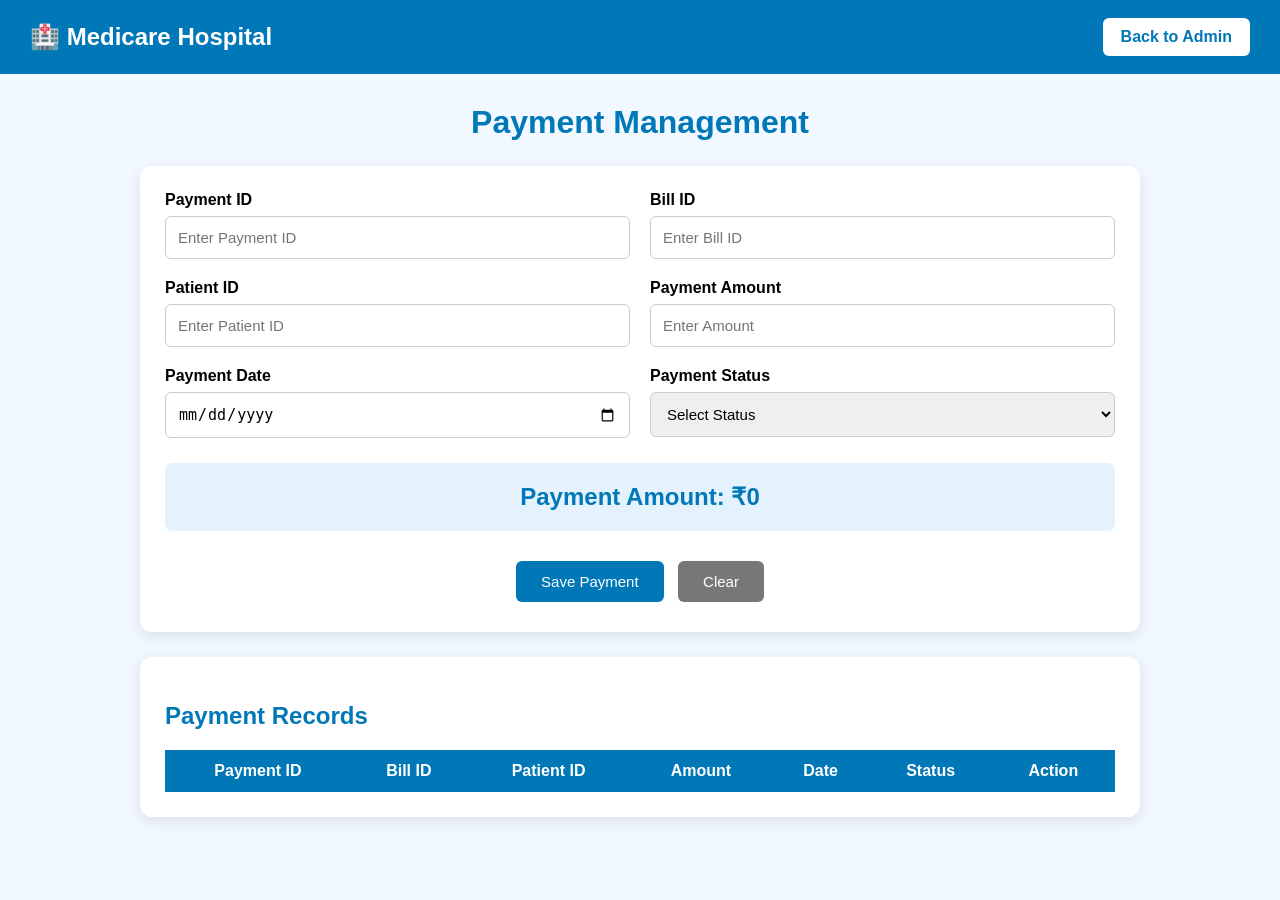
<file: payment.html>
<!DOCTYPE html>
<html lang="en">
<head>
    <meta charset="UTF-8">
    <meta name="viewport" content="width=device-width, initial-scale=1.0">
    <title>Payment Management - Medicare Hospital</title>
    <style>
        body {
            margin: 0;
            font-family: Arial;
            background: #f1f8ff;
        }
        .header {
            background: #0077b6;
            color: white;
            padding: 18px 30px;
            display: flex;
            justify-content: space-between;
            align-items: center;
        }
        .header h2 {
            margin: 0;
        }
        .back-btn {
            background: white;
            color: #0077b6;
            padding: 10px 18px;
            text-decoration: none;
            border-radius: 6px;
            font-weight: bold;
        }
        .container {
            width: 90%;
            max-width: 1000px;
            margin: 30px auto;
        }
        .title {
            text-align: center;
            color: #0077b6;
        }
        .payment-box,
        .records-box {
            background: white;
            padding: 25px;
            border-radius: 12px;
            box-shadow: 0 4px 15px rgba(0,0,0,.1);
            margin-top: 25px;
        }
        .form-grid {
            display: grid;
            grid-template-columns: 1fr 1fr;
            gap: 20px;
        }
        .form-group {
            display: flex;
            flex-direction: column;
        }
        label {
            margin-bottom: 7px;
            font-weight: bold;
        }
        input,
        select {
            padding: 12px;
            border: 1px solid #ccc;
            border-radius: 6px;
            font-size: 15px;
        }
        .amount-box {
            margin-top: 25px;
            background: #e3f2fd;
            padding: 20px;
            border-radius: 8px;
            text-align: center;
        }
        .amount-box h2 {
            color: #0077b6;
            margin: 0;
        }
        .buttons {
            text-align: center;
            margin-top: 25px;
        }
        button {
            border: none;
            padding: 12px 25px;
            border-radius: 6px;
            cursor: pointer;
            font-size: 15px;
            color: white;
            margin: 5px;
        }
        .pay-btn {
            background: #0077b6;
        }
        .clear-btn {
            background: #777;
        }
        .records-box {
            overflow-x: auto;
        }
        .records-box h2 {
            color: #0077b6;
        }
        table {
            width: 100%;
            border-collapse: collapse;
        }
        th {
            background: #0077b6;
            color: white;
            padding: 12px;
        }
        td {
            padding: 12px;
            text-align: center;
            border-bottom: 1px solid #ddd;
        }
        @media(max-width:700px) {
            .form-grid {
                grid-template-columns: 1fr;
            }
        }
    </style>
</head>
<body>
<header class="header">
    <h2>🏥 Medicare Hospital</h2>
    <a href="admin.html" class="back-btn">
        Back to Admin
    </a>
</header>
<div class="container">
    <h1 class="title">Payment Management</h1>
    <div class="payment-box">
        <form id="paymentForm">
            <div class="form-grid">
                <div class="form-group">
                    <label>Payment ID</label>
                    <input type="text" id="paymentId"
                           placeholder="Enter Payment ID">
                </div>
                <div class="form-group">
                    <label>Bill ID</label>
                    <input type="text" id="paymentBillId"
                           placeholder="Enter Bill ID" required>
                </div>
                <div class="form-group">
                    <label>Patient ID</label>
                    <input type="text" id="paymentPatientId"
                           placeholder="Enter Patient ID" required>
                </div>
                <div class="form-group">
                    <label>Payment Amount</label>
                    <input type="number" id="paymentAmount"
                           placeholder="Enter Amount"
                           min="0" required>
                </div>
                <div class="form-group">
                    <label>Payment Date</label>
                    <input type="date" id="paymentDate" required>
                </div>
                <div class="form-group">
                    <label>Payment Status</label>
                    <select id="paymentStatus" required>
                        <option value="">Select Status</option>
                        <option>Paid</option>
                        <option>Pending</option>
                    </select>
                </div>
            </div>
            <div class="amount-box">
                <h2 id="totalAmount">Payment Amount: ₹0</h2>
            </div>
            <div class="buttons">
                <button type="submit" class="pay-btn">
                    Save Payment
                </button>
                <button type="button" class="clear-btn"
                        onclick="clearForm()">
                    Clear
                </button>
            </div>
        </form>
    </div>
    <div class="records-box">
        <h2>Payment Records</h2>
        <table>
            <thead>
                <tr>
                    <th>Payment ID</th>
                    <th>Bill ID</th>
                    <th>Patient ID</th>
                    <th>Amount</th>
                    <th>Date</th>
                    <th>Status</th>
                    <th>Action</th>
                </tr>
            </thead>
            <tbody id="paymentTable"></tbody>
        </table>
    </div>
</div>
<script src="script.js"></script>
</body>
</html>
</file>
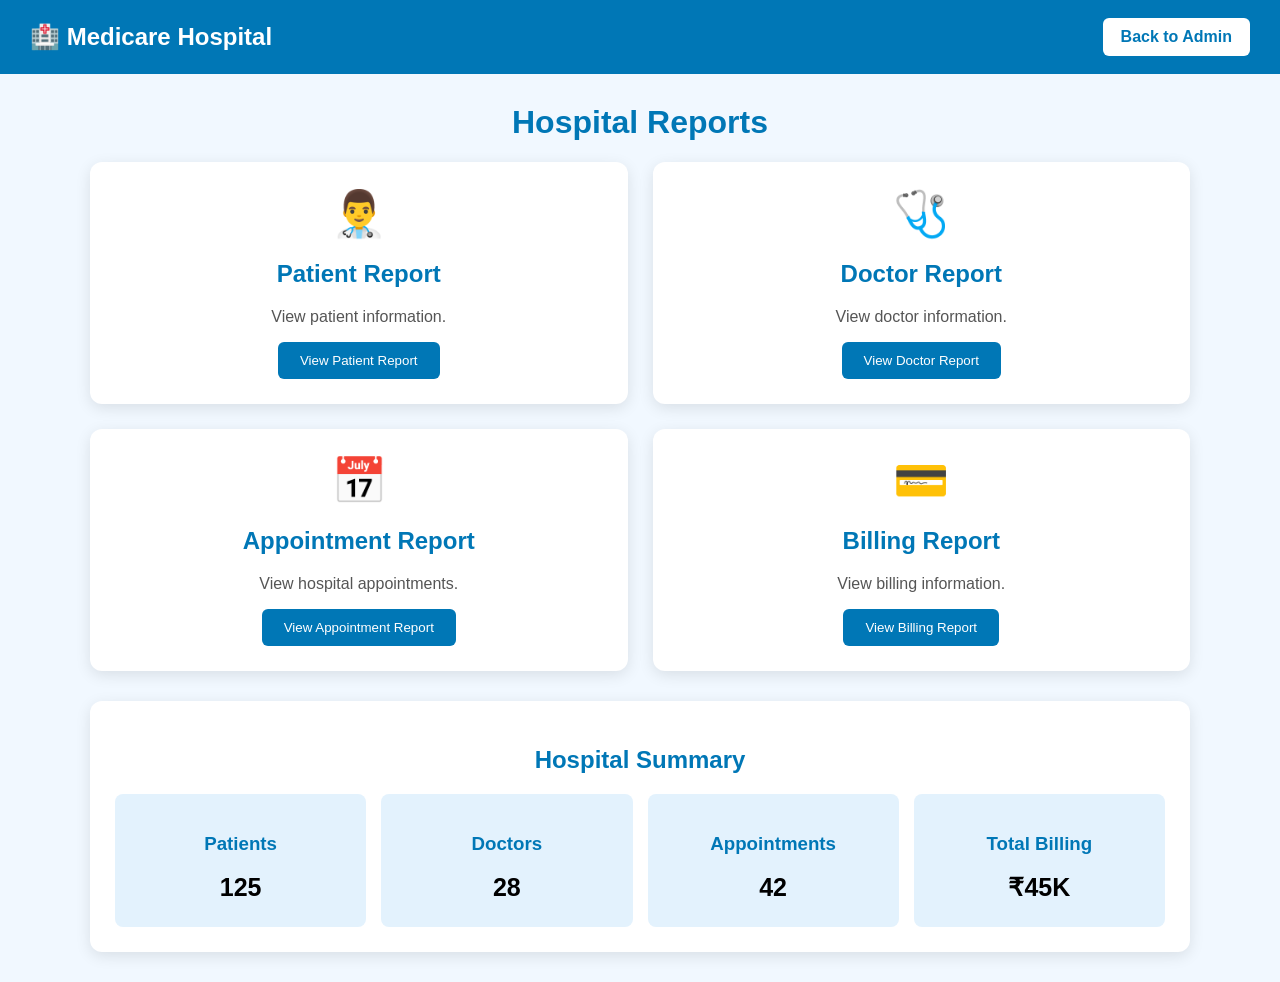
<file: report.html>
<!DOCTYPE html>
<html lang="en">
<head>
    <meta charset="UTF-8">
    <meta name="viewport" content="width=device-width, initial-scale=1.0">
    <title>Reports - Medicare Hospital</title>
    <style>
        body{
            margin:0;
            font-family:Arial;
            background:#f1f8ff;
        }
        .header{
            background:#0077b6;
            color:white;
            padding:18px 30px;
            display:flex;
            justify-content:space-between;
            align-items:center;
        }
        .header h2{margin:0}
        .back-btn{
            background:white;
            color:#0077b6;
            padding:10px 18px;
            text-decoration:none;
            border-radius:6px;
            font-weight:bold;
        }
        .container{
            width:90%;
            max-width:1100px;
            margin:30px auto;
        }
        .title{
            text-align:center;
            color:#0077b6;
        }
        .report-grid{
            display:grid;
            grid-template-columns:1fr 1fr;
            gap:25px;
        }
        .report-card,.summary{
            background:white;
            padding:25px;
            border-radius:12px;
            box-shadow:0 4px 15px rgba(0,0,0,.1);
            text-align:center;
        }
        .icon{font-size:45px}
        .report-card h2,
        .summary h2{
            color:#0077b6;
        }
        .report-card p{
            color:#555;
        }
        .report-btn{
            background:#0077b6;
            color:white;
            border:0;
            padding:11px 22px;
            border-radius:6px;
            cursor:pointer;
        }
        .summary{
            margin-top:30px;
        }
        .summary-grid{
            display:grid;
            grid-template-columns:repeat(4,1fr);
            gap:15px;
        }
        .summary-box{
            background:#e3f2fd;
            padding:20px;
            border-radius:8px;
        }
        .summary-box h3{
            color:#0077b6;
        }
        .summary-box p{
            font-size:25px;
            font-weight:bold;
            margin:5px;
        }
        @media(max-width:700px){
            .report-grid,.summary-grid{
                grid-template-columns:1fr;
            }
        }
    </style>
</head>
<body>
<header class="header">
    <h2>🏥 Medicare Hospital</h2>
    <a href="admin.html" class="back-btn">Back to Admin</a>
</header>
<main class="container">
    <h1 class="title">Hospital Reports</h1>
    <div class="report-grid">
        <div class="report-card">
            <div class="icon">👨‍⚕️</div>
            <h2>Patient Report</h2>
            <p>View patient information.</p>
            <a href="patient.html">
                <button class="report-btn">View Patient Report</button>
            </a>
        </div>
        <div class="report-card">
            <div class="icon">🩺</div>
            <h2>Doctor Report</h2>
            <p>View doctor information.</p>
            <a href="doctor-management.html">
                <button class="report-btn">View Doctor Report</button>
            </a>
        </div>
        <div class="report-card">
            <div class="icon">📅</div>
            <h2>Appointment Report</h2>
            <p>View hospital appointments.</p>
            <a href="appointment.html">
                <button class="report-btn">View Appointment Report</button>
            </a>
        </div>
        <div class="report-card">
            <div class="icon">💳</div>
            <h2>Billing Report</h2>
            <p>View billing information.</p>
            <a href="bill.html">
                <button class="report-btn">View Billing Report</button>
            </a>
        </div>
    </div>
    <section class="summary">
        <h2>Hospital Summary</h2>
        <div class="summary-grid">
            <div class="summary-box">
                <h3>Patients</h3>
                <p>125</p>
            </div>
            <div class="summary-box">
                <h3>Doctors</h3>
                <p>28</p>
            </div>
            <div class="summary-box">
                <h3>Appointments</h3>
                <p>42</p>
            </div>
            <div class="summary-box">
                <h3>Total Billing</h3>
                <p>₹45K</p>
            </div>
        </div>
    </section>
</main>
<script src="script.js"></script>
</body>
</html>
</file>
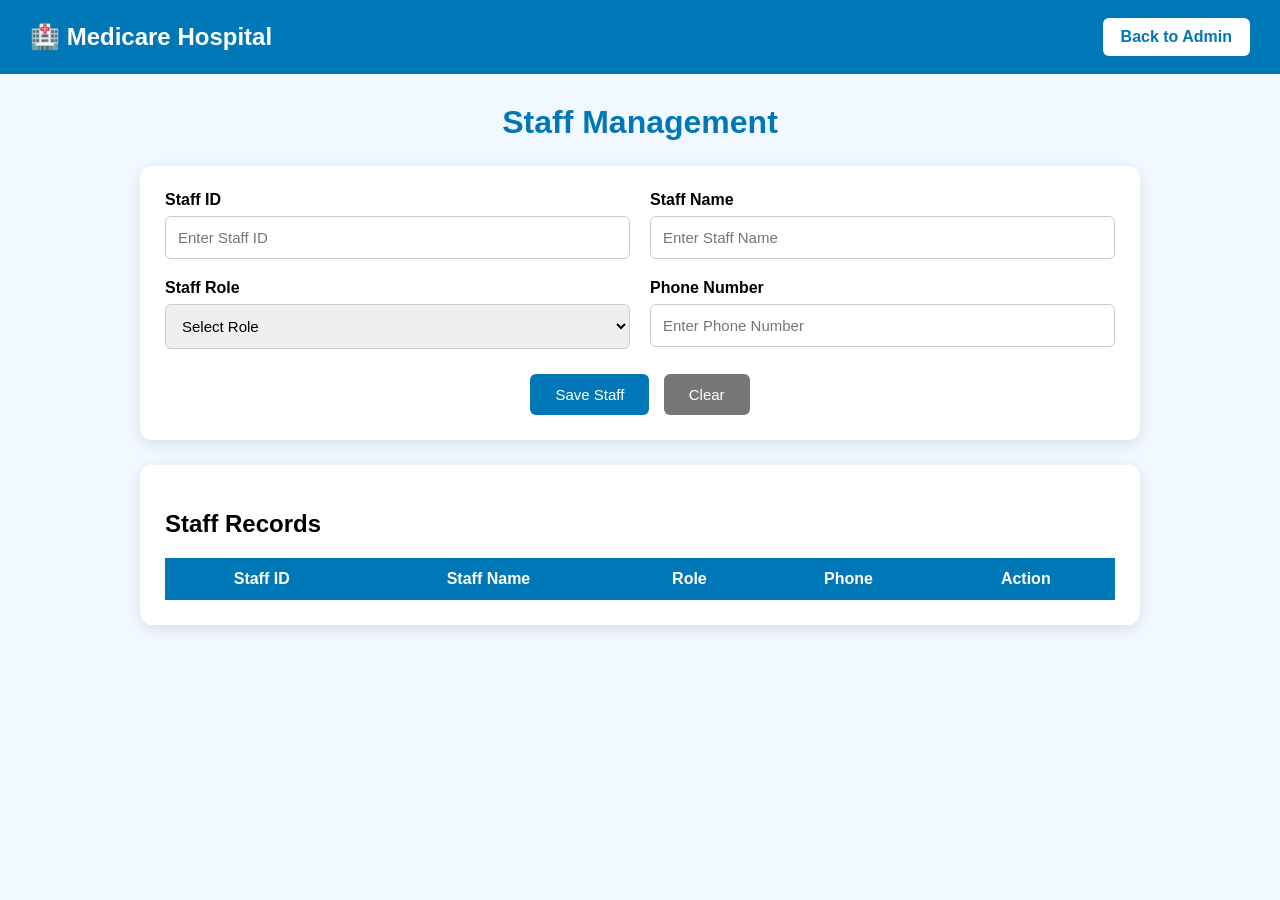
<file: staff-management.html>
<!DOCTYPE html>
<html lang="en">
<head>
    <meta charset="UTF-8">
    <meta name="viewport" content="width=device-width, initial-scale=1.0">
    <title>Staff Management - Medicare Hospital</title>
    <style>
        body {
            margin: 0;
            font-family: Arial;
            background: #f1f8ff;
        }
        .header {
            background: #0077b6;
            color: white;
            padding: 18px 30px;
            display: flex;
            justify-content: space-between;
            align-items: center;
        }
        .header h2 {
            margin: 0;
        }
        .back-btn {
            background: white;
            color: #0077b6;
            padding: 10px 18px;
            text-decoration: none;
            border-radius: 6px;
            font-weight: bold;
        }
        .container {
            width: 90%;
            max-width: 1000px;
            margin: 30px auto;
        }
        .title {
            text-align: center;
            color: #0077b6;
        }
        .form-box,
        .table-box {
            background: white;
            padding: 25px;
            border-radius: 12px;
            box-shadow: 0 4px 15px rgba(0,0,0,.1);
            margin-top: 25px;
        }
        .form-grid {
            display: grid;
            grid-template-columns: 1fr 1fr;
            gap: 20px;
        }
        .form-group {
            display: flex;
            flex-direction: column;
        }
        label {
            margin-bottom: 7px;
            font-weight: bold;
        }
        input,
        select {
            padding: 12px;
            border: 1px solid #ccc;
            border-radius: 6px;
            font-size: 15px;
        }
        .buttons {
            text-align: center;
            margin-top: 25px;
        }
        button {
            border: none;
            padding: 12px 25px;
            border-radius: 6px;
            cursor: pointer;
            font-size: 15px;
        }
        .save-btn {
            background: #0077b6;
            color: white;
        }
        .clear-btn {
            background: #777;
            color: white;
            margin-left: 10px;
        }
        .table-box {
            overflow-x: auto;
        }
        table {
            width: 100%;
            border-collapse: collapse;
        }
        th {
            background: #0077b6;
            color: white;
            padding: 12px;
        }
        td {
            padding: 12px;
            border-bottom: 1px solid #ddd;
            text-align: center;
        }
        .delete-btn {
            background: #e63946;
            color: white;
            padding: 7px 12px;
        }
        @media(max-width:700px) {
            .form-grid {
                grid-template-columns: 1fr;
            }
        }
    </style>
</head>
<body>
<header class="header">
    <h2>🏥 Medicare Hospital</h2>
    <a href="admin.html" class="back-btn">
        Back to Admin
    </a>
</header>
<div class="container">
    <h1 class="title">Staff Management</h1>
    <div class="form-box">
        <form id="staffForm">
            <div class="form-grid">
                <div class="form-group">
                    <label>Staff ID</label>
                    <input type="text" id="staffId"
                           placeholder="Enter Staff ID">
                </div>
                <div class="form-group">
                    <label>Staff Name</label>
                    <input type="text" id="staffName"
                           placeholder="Enter Staff Name" required>
                </div>
                <div class="form-group">
                    <label>Staff Role</label>
                    <select id="staffRole" required>
                        <option value="">Select Role</option>
                        <option>Nurse</option>
                        <option>Receptionist</option>
                        <option>Lab Technician</option>
                        <option>Pharmacist</option>
                        <option>Accountant</option>
                        <option>Ward Staff</option>
                        <option>Other</option>
                    </select>
                </div>
                <div class="form-group">
                    <label>Phone Number</label>
                    <input type="tel" id="staffPhone"
                           placeholder="Enter Phone Number"
                           maxlength="10" required>
                </div>
            </div>
            <div class="buttons">
                <button type="submit" class="save-btn">
                    Save Staff
                </button>
                <button type="button" class="clear-btn"
                        onclick="clearForm()">
                    Clear
                </button>
            </div>
        </form>
    </div>
    <div class="table-box">
        <h2>Staff Records</h2>
        <table>
            <thead>
                <tr>
                    <th>Staff ID</th>
                    <th>Staff Name</th>
                    <th>Role</th>
                    <th>Phone</th>
                    <th>Action</th>
                </tr>
            </thead>
            <tbody id="staffTable"></tbody>
        </table>
    </div>
</div>
<script src="script.js"></script>
</body>
</html>
</file>
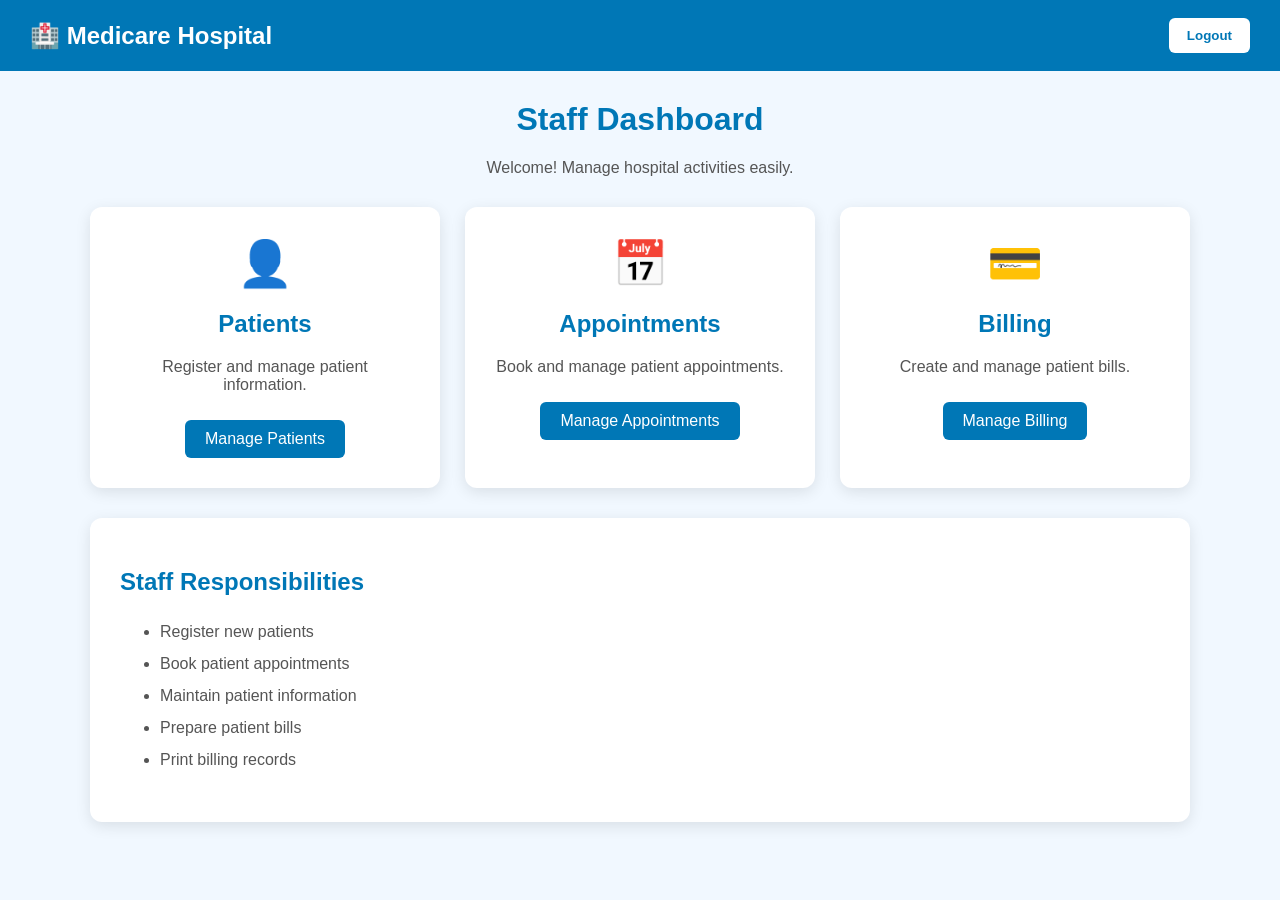
<file: staff.html>
<!DOCTYPE html>
<html lang="en">
<head>
    <meta charset="UTF-8">
    <meta name="viewport" content="width=device-width, initial-scale=1.0">
    <title>Staff Dashboard - Medicare Hospital</title>
    <style>
        body{
            margin:0;
            font-family:Arial;
            background:#f1f8ff;
        }
        .header{
            background:#0077b6;
            color:white;
            padding:18px 30px;
            display:flex;
            justify-content:space-between;
            align-items:center;
        }
        .header h2{margin:0}
        .logout-btn{
            background:white;
            color:#0077b6;
            border:0;
            padding:10px 18px;
            border-radius:6px;
            cursor:pointer;
            font-weight:bold;
        }
        .container{
            width:90%;
            max-width:1100px;
            margin:30px auto;
        }
        .welcome{
            text-align:center;
            margin-bottom:30px;
        }
        .welcome h1,
        .card h2,
        .info-box h2{
            color:#0077b6;
        }
        .welcome p,
        .card p,
        .info-box li{
            color:#555;
        }
        .card-grid{
            display:grid;
            grid-template-columns:repeat(3,1fr);
            gap:25px;
        }
        .card,
        .info-box{
            background:white;
            padding:30px;
            border-radius:12px;
            box-shadow:0 4px 15px rgba(0,0,0,.1);
            text-align:center;
        }
        .icon{font-size:45px}
        .btn{
            display:inline-block;
            background:#0077b6;
            color:white;
            text-decoration:none;
            padding:10px 20px;
            border-radius:6px;
            margin-top:10px;
        }
        .info-box{
            margin-top:30px;
            text-align:left;
        }
        .info-box ul{
            line-height:2;
        }
        @media(max-width:800px){
            .card-grid{
                grid-template-columns:1fr;
            }
        }
    </style>
</head>
<body>
<header class="header">
    <h2>🏥 Medicare Hospital</h2>
    <button class="logout-btn" onclick="logout()">Logout</button>
</header>
<main class="container">
    <div class="welcome">
        <h1>Staff Dashboard</h1>
        <p>Welcome! Manage hospital activities easily.</p>
    </div>
    <div class="card-grid">
        <div class="card">
            <div class="icon">👤</div>
            <h2>Patients</h2>
            <p>Register and manage patient information.</p>
            <a href="patient.html" class="btn">Manage Patients</a>
        </div>
        <div class="card">
            <div class="icon">📅</div>
            <h2>Appointments</h2>
            <p>Book and manage patient appointments.</p>
            <a href="appointment.html" class="btn">Manage Appointments</a>
        </div>
        <div class="card">
            <div class="icon">💳</div>
            <h2>Billing</h2>
            <p>Create and manage patient bills.</p>
            <a href="bill.html" class="btn">Manage Billing</a>
        </div>
    </div>
    <section class="info-box">
        <h2>Staff Responsibilities</h2>
        <ul>
            <li>Register new patients</li>
            <li>Book patient appointments</li>
            <li>Maintain patient information</li>
            <li>Prepare patient bills</li>
            <li>Print billing records</li>
        </ul>
    </section>
</main>
<script src="script.js"></script>
</body>
</html>
</file>
<file: styles.css>
* {
    margin: 0;
    padding: 0;
    box-sizing: border-box;
}
body {
    font-family: Arial, sans-serif;
    color: #333;
    background: #ffffff;
}
header {
    height: 75px;
    background: white;
    display: flex;
    align-items: center;
    justify-content: space-between;
    padding: 0 7%;
    box-shadow: 0 2px 10px rgba(0,0,0,0.08);
    position: sticky;
    top: 0;
    z-index: 100;
}
.logo {
    font-size: 22px;
    font-weight: bold;
    color: #0077b6;
}
.logo span {
    color: #00a6a6;
}
nav {
    display: flex;
    align-items: center;
    gap: 25px;
}
nav a {
    text-decoration: none;
    color: #333;
    font-size: 15px;
}
nav a:hover {
    color: #0077b6;
}
.login-btn {
    background: #0077b6;
    color: white !important;
    padding: 11px 22px;
    border-radius: 5px;
}
.hero {
    min-height: 570px;
    background:
        linear-gradient(
            rgba(0, 90, 140, 0.75),
            rgba(0, 130, 150, 0.65)
        ),
        url("https://images.unsplash.com/photo-1586773860418-d37222d8fce3?auto=format&fit=crop&w=1600&q=80");
    background-size: cover;
    background-position: center;
    display: flex;
    align-items: center;
    padding-left: 8%;
}
.hero-content {
    max-width: 650px;
    color: white;
}
.small-title {
    font-size: 14px;
    letter-spacing: 2px;
    margin-bottom: 18px;
}
.hero h1 {
    font-size: 52px;
    line-height: 1.15;
    margin-bottom: 20px;
}
.hero p {
    font-size: 18px;
    line-height: 1.7;
}
.hero-buttons {
    margin-top: 30px;
    display: flex;
    gap: 15px;
}
.primary-btn,
.secondary-btn {
    display: inline-block;
    padding: 13px 25px;
    text-decoration: none;
    border-radius: 5px;
    font-weight: bold;
}
.primary-btn {
    background: #00a6a6;
    color: white;
}
.secondary-btn {
    background: white;
    color: #0077b6;
}
.about {
    padding: 80px 8%;
    display: flex;
    align-items: center;
    gap: 70px;
}
.about-image {
    width: 45%;
    height: 330px;
    background: #e8f7fa;
    border-radius: 10px;
    display: flex;
    align-items: center;
    justify-content: center;
}
.hospital-icon {
    font-size: 110px;
}
.about-text {
    flex: 1;
}
.section-title {
    color: #00a6a6;
    font-size: 14px;
    font-weight: bold;
    letter-spacing: 2px;
    margin-bottom: 12px;
}
.about h2,
.services h2,
.doctors h2,
.contact h2 {
    font-size: 34px;
    margin-bottom: 20px;
}
.about-text p:not(.section-title) {
    line-height: 1.7;
    margin-bottom: 15px;
}
.services {
    background: #f4fbfd;
    padding: 80px 8%;
    text-align: center;
}
.service-container {
    display: grid;
    grid-template-columns: repeat(4, 1fr);
    gap: 20px;
    margin-top: 40px;
}
.service-card {
    background: white;
    padding: 30px 20px;
    border-radius: 10px;
    box-shadow: 0 5px 20px rgba(0,0,0,0.08);
    transition: 0.3s;
}
.service-card:hover {
    transform: translateY(-8px);
}
.service-icon {
    font-size: 45px;
    margin-bottom: 15px;
}
.service-card h3 {
    margin-bottom: 12px;
}
.service-card p {
    line-height: 1.6;
    font-size: 14px;
}
.doctors {
    padding: 80px 8%;
    text-align: center;
}
.doctor-container {
    display: flex;
    justify-content: center;
    gap: 25px;
    margin-top: 40px;
}
.doctor-card {
    width: 280px;
    padding: 25px;
    background: white;
    border-radius: 10px;
    box-shadow: 0 5px 20px rgba(0,0,0,0.08);
}
.doctor-photo {
    width: 120px;
    height: 120px;
    margin: auto;
    background: #e8f7fa;
    border-radius: 50%;
    display: flex;
    align-items: center;
    justify-content: center;
    font-size: 60px;
}
.doctor-card h3 {
    margin-top: 20px;
    margin-bottom: 8px;
}
.doctor-card p {
    color: #0077b6;
}
.contact {
    background: #f4fbfd;
    padding: 70px 8%;
    text-align: center;
}
.contact-container {
    display: flex;
    justify-content: center;
    gap: 80px;
    margin-top: 35px;
}
.contact-container h3 {
    color: #0077b6;
    margin-bottom: 8px;
}
footer {
    background: #063b52;
    color: white;
    text-align: center;
    padding: 35px;
}
footer h3 {
    margin-bottom: 10px;
}
footer p {
    margin-top: 8px;
    font-size: 14px;
}
@media (max-width: 900px) {
    header {
        padding: 0 4%;
    }
    nav {
        gap: 10px;
    }
    nav a:not(.login-btn) {
        display: none;
    }
    .hero {
        padding: 50px 8%;
    }
    .hero h1 {
        font-size: 38px;
    }
    .about {
        flex-direction: column;
    }
    .about-image {
        width: 100%;
    }
    .service-container {
        grid-template-columns: 1fr 1fr;
    }
    .doctor-container {
        flex-direction: column;
        align-items: center;
    }
    .contact-container {
        flex-direction: column;
        gap: 25px;
    }
}
@media (max-width: 600px) {
    .service-container {
        grid-template-columns: 1fr;
    }
    .hero h1 {
        font-size: 32px;
    }
}
</file>
